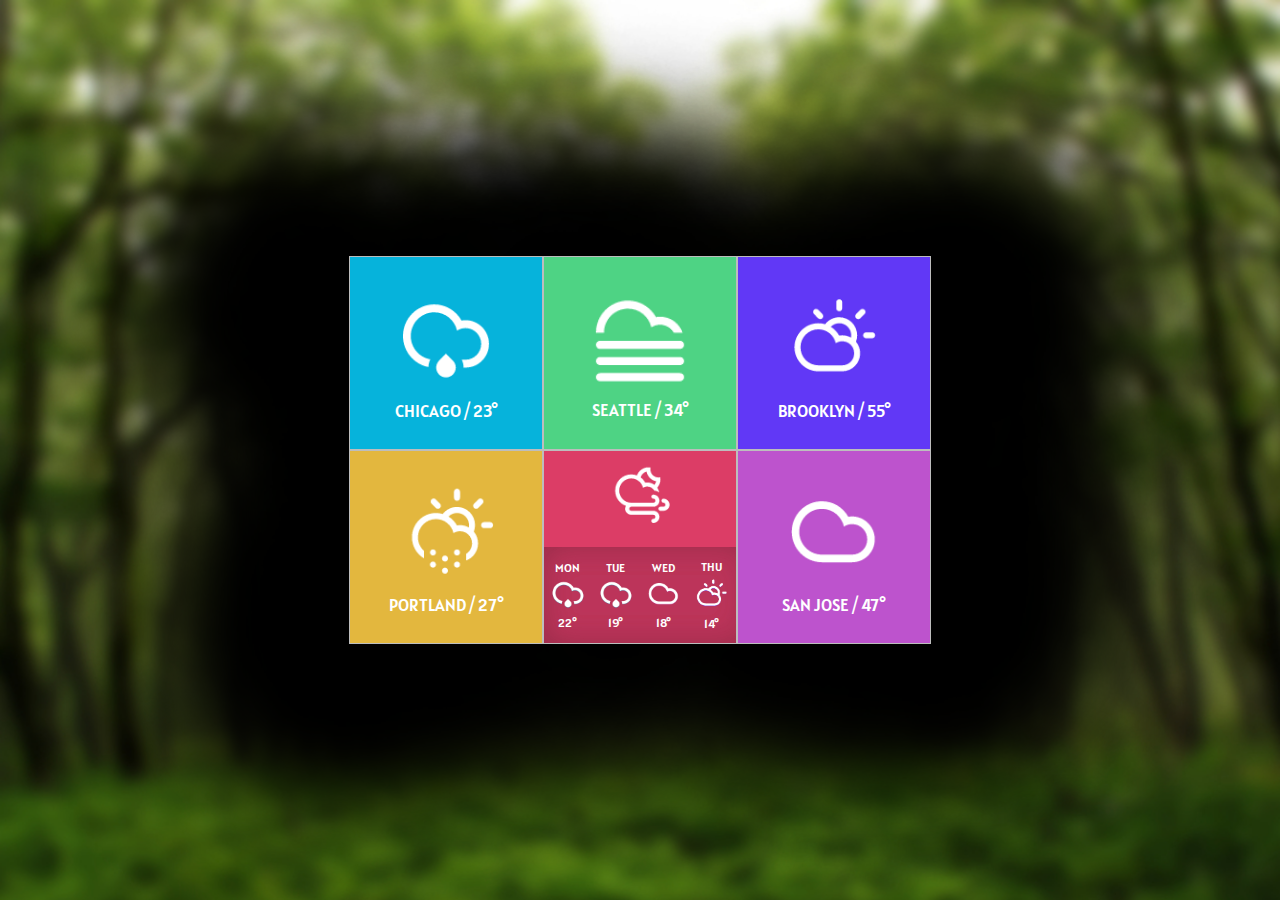
<file: HW-1-flex/index.html>
<!DOCTYPE html>
<html>
<head>
<title>Cubes</title>
<meta charset="UTF-8">
<link href="style.css" rel="stylesheet" type="text/css">
<link href="https://fonts.googleapis.com/css?family=Alatsi&display=swap" rel="stylesheet">
</head>
<body>
    <div class="black">
        <section class="line">
            <section class="square chicago">
                <img src="images/CR.png">
                <span>CHICAGO / 23&#176;</span>
            </section>
            <section class="square seattle">
                <img src="images/Fog.png">
                <span>SEATTLE / 34&#176;</span>
            </section>
            <section class="square brooklyn">
                <img src="images/CS.png">
                <span>BROOKLYN / 55&#176;</span>
            </section>
        </section>
        <section class="line">
            <section class="square portland">
                <img src="images/CSS.png">
                <span>PORTLAND / 27&#176;</span>
            </section>
            <section class="square def">
                <img class="img_def" src="images/CWM.png">
                <section class="days">
                    <div class="day_weather">
                        <span>MON</span>
                        <img class="img_day_weather" src="images/CR.png">
                        <span>22&#176;</span>
                    </div>
                    <div class="day_weather">
                            <span>TUE</span>
                            <img class="img_day_weather" src="images/CR.png">
                            <span>19&#176;</span>
                    </div>
                    <div class="day_weather">
                            <span>WED</span>
                            <img class="img_day_weather" src="images/Cloud.png">
                            <span>18&#176;</span>
                    </div>
                    <div class="day_weather">
                            <span>THU</span>
                            <img class="img_day_weather" src="images/CS.png">
                            <span>14&#176;</span>
                    </div>
                </section>
            </section>
            <section class="square sanjose">
                <img src="images/Cloud.png">
                <span>SAN JOSE / 47&#176;</span>
            </section>
        </section>
    </div>
</body>
</html>
</file>
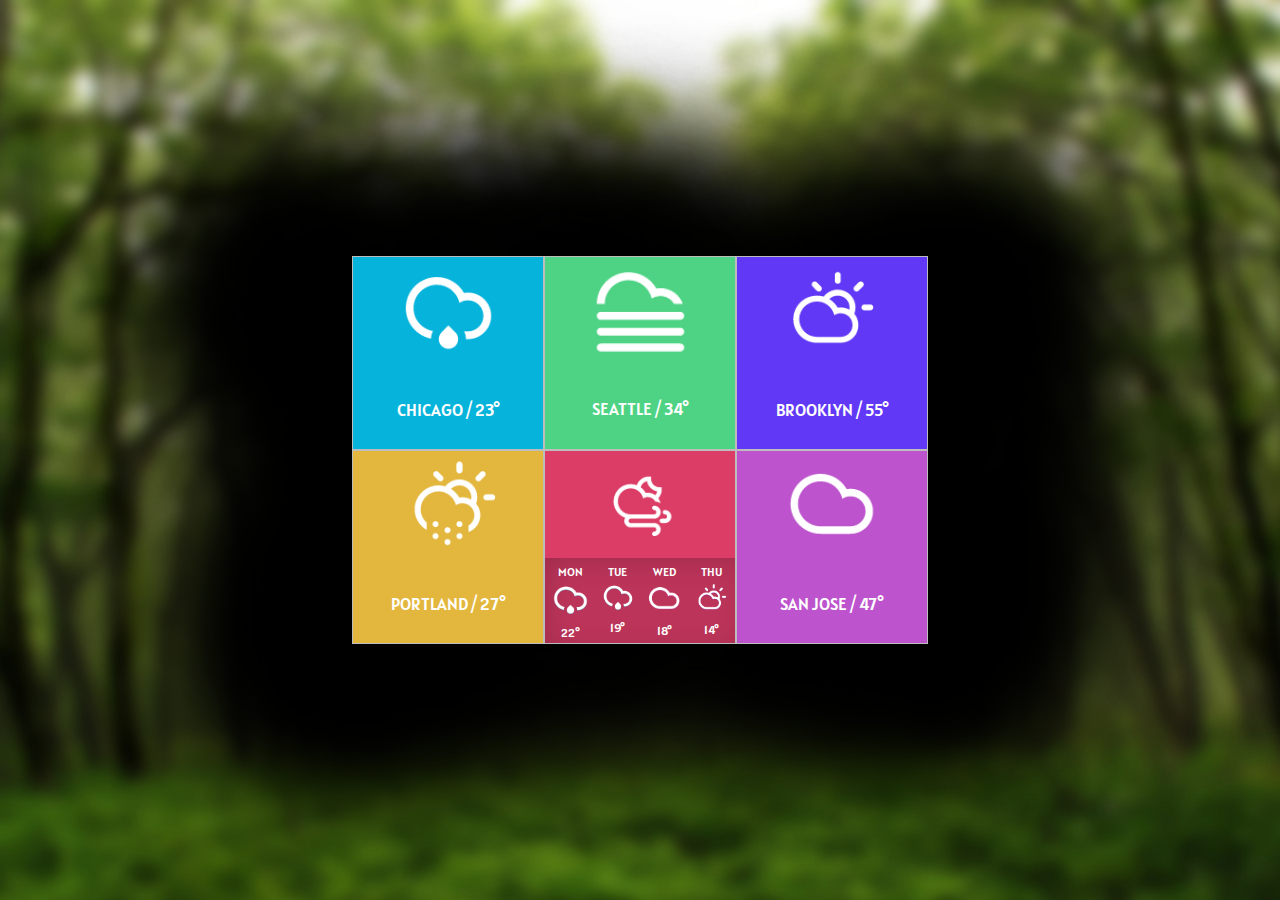
<file: HW-2-grid/index.html>
<!DOCTYPE html>
<html>
<head>
<title>Cubes</title>
<meta charset="UTF-8">
<link href="style.css" rel="stylesheet" type="text/css">
<link href="https://fonts.googleapis.com/css?family=Alatsi&display=swap" rel="stylesheet">
</head>
<body>
    <div class="black">
        <section class="container">
            <section class="square chicago">
                <img src="images/CR.png">
                <span>CHICAGO / 23&#176;</span>
            </section>
            <section class="square seattle">
                <img src="images/Fog.png">
                <span >SEATTLE / 34&#176;</span>
            </section>
            <section class="square brooklyn">
                <img src="images/CS.png">
                <span>BROOKLYN / 55&#176;</span>
            </section>
        
            <section class="square portland">
                <img src="images/CSS.png">
                <span>PORTLAND / 27&#176;</span>
            </section>
            <section class="square def">
				<section class="pic_def">
                <img class="img_def" src="images/CWM.png">
					</section>
                <section class="days">
                    <div class="day_weather">
                        <span>MON</span>
                        <img class="img_day_weather" src="images/CR.png">
                        <span>22&#176;</span>
                    </div>
                    <div class="day_weather">
                            <span>TUE</span>
                            <img class="img_day_weather" src="images/CR.png">
                            <span>19&#176;</span>
                    </div>
                    <div class="day_weather">
                            <span>WED</span>
                            <img class="img_day_weather" src="images/Cloud.png">
                            <span>18&#176;</span>
                    </div>
                    <div class="day_weather">
                            <span>THU</span>
                            <img class="img_day_weather" src="images/CS.png">
                            <span>14&#176;</span>
                    </div>
                </section>
            </section>
            <section class="square sanjose">
                <img src="images/Cloud.png">
                <span>SAN JOSE / 47&#176;</span>
            </section>
        </section>
    </div>
</body>
</html>
</file>
<file: HW-1-flex/style.css>
body{
    background-image: url(./images/main_bg.jpg);
    background-size: cover;
    margin: 0;
}

.black{
    background-position: center;
    background-size: contain;
    background-image: url(./images/black_bg.png);
    width: 100%;
    height: 100vh;
    background-repeat: no-repeat;
    font-family: 'Alatsi', sans-serif;
    font-size: 17px;
    display: -webkit-flex; 
    display: flex; 
    flex-direction: column;
    justify-content: center;
}

.line{
    display: flex; 
    flex-direction: row;
    justify-content: center;
}

.square{
    height: 15vw;
    text-align: center;
    background-size: contain;
    border: 0.5px #bdbdbd solid;
    flex-basis: 15vw;
    color: #ffffff;
    display: flex; 
    flex-direction: column;
    justify-content: center;
    align-items: center;
}

.chicago{
    background-image: url(./images/chicago.jpg);
}

.seattle{
    background-image: url(./images/seattle.jpg);
}

.brooklyn{
    background-image: url(./images/brooklyn.jpg);
}

.portland{
    background-image: url(./images/portland.jpg);
}

.sanjose{
    background-image: url(./images/san_jose.jpg);
}

.def{
    background-image: url(./images/def.jpg);
    justify-content: space-between;
}

.days{
    background-image: url(./images/days.jpg);
    width: 100%;
    height: 50%;
    display: flex;
    flex-direction: row;
    justify-content: center;    
}

.day_weather{
    display: flex; 
    flex-direction: column;
    justify-content: center;
    align-items: center;
    color: #ffffff;
    font-size: 12px;
}

img{
    width: 70%;
}

.img_def{
    width:50%
}

.img_day_weather{
    width:100%;
}
</file>
<file: HW-2-grid/style.css>
body{
    background-image: url(./images/main_bg.jpg);
    background-size: cover;
    margin: 0;
}

span{
	display:inline-block;
}

.black{
    background-position: center;
    background-size: contain;
    background-image: url(./images/black_bg.png);
    width: 100%;
    height: 100vh;
    background-repeat: no-repeat;
    font-family: 'Alatsi', sans-serif;
    font-size: 17px;
    display: -webkit-flex; 
    display: flex; 
    flex-direction: column;
    justify-content: center;
}

.container{
	width: 45vw;
	display: grid; 
	margin: 0 auto;
	grid-template-rows:  2fr 1fr 1 fr; 
    grid-template-columns: 1fr 1fr 1fr;
	justify-content: center;
}

.square{
    height: 15vw;
    text-align: center;
    background-size: contain;
    border: 0.5px #bdbdbd solid;
    color: #ffffff;
	display:grid;
	justify-items: center;
}

.chicago{
    background-image: url(./images/chicago.jpg);
    grid-column: 1; 
    grid-row: 1;
}

.seattle{
    background-image: url(./images/seattle.jpg);
}

.brooklyn{
    background-image: url(./images/brooklyn.jpg);
}

.portland{
    background-image: url(./images/portland.jpg);
}

.sanjose{
    background-image: url(./images/san_jose.jpg);
}

.def{
    background-image: url(./images/def.jpg);
}

.pic_def{
	display:grid;
    grid-column: 2; 
    grid-row: 2;
	justify-items: center;
}

.days{
    background-image: url(./images/days.jpg);
    display:grid;
    grid-column: 2; 
    grid-row: 3;
	bottom: 0;
}

.day_weather{
    grid-row: 3;
    color: #ffffff;
    font-size: 12px;
}

img{
    width: 70%;
}

.img_def{
    width: 8vw;
}

.img_day_weather{
    width:100%;
}
</file>
